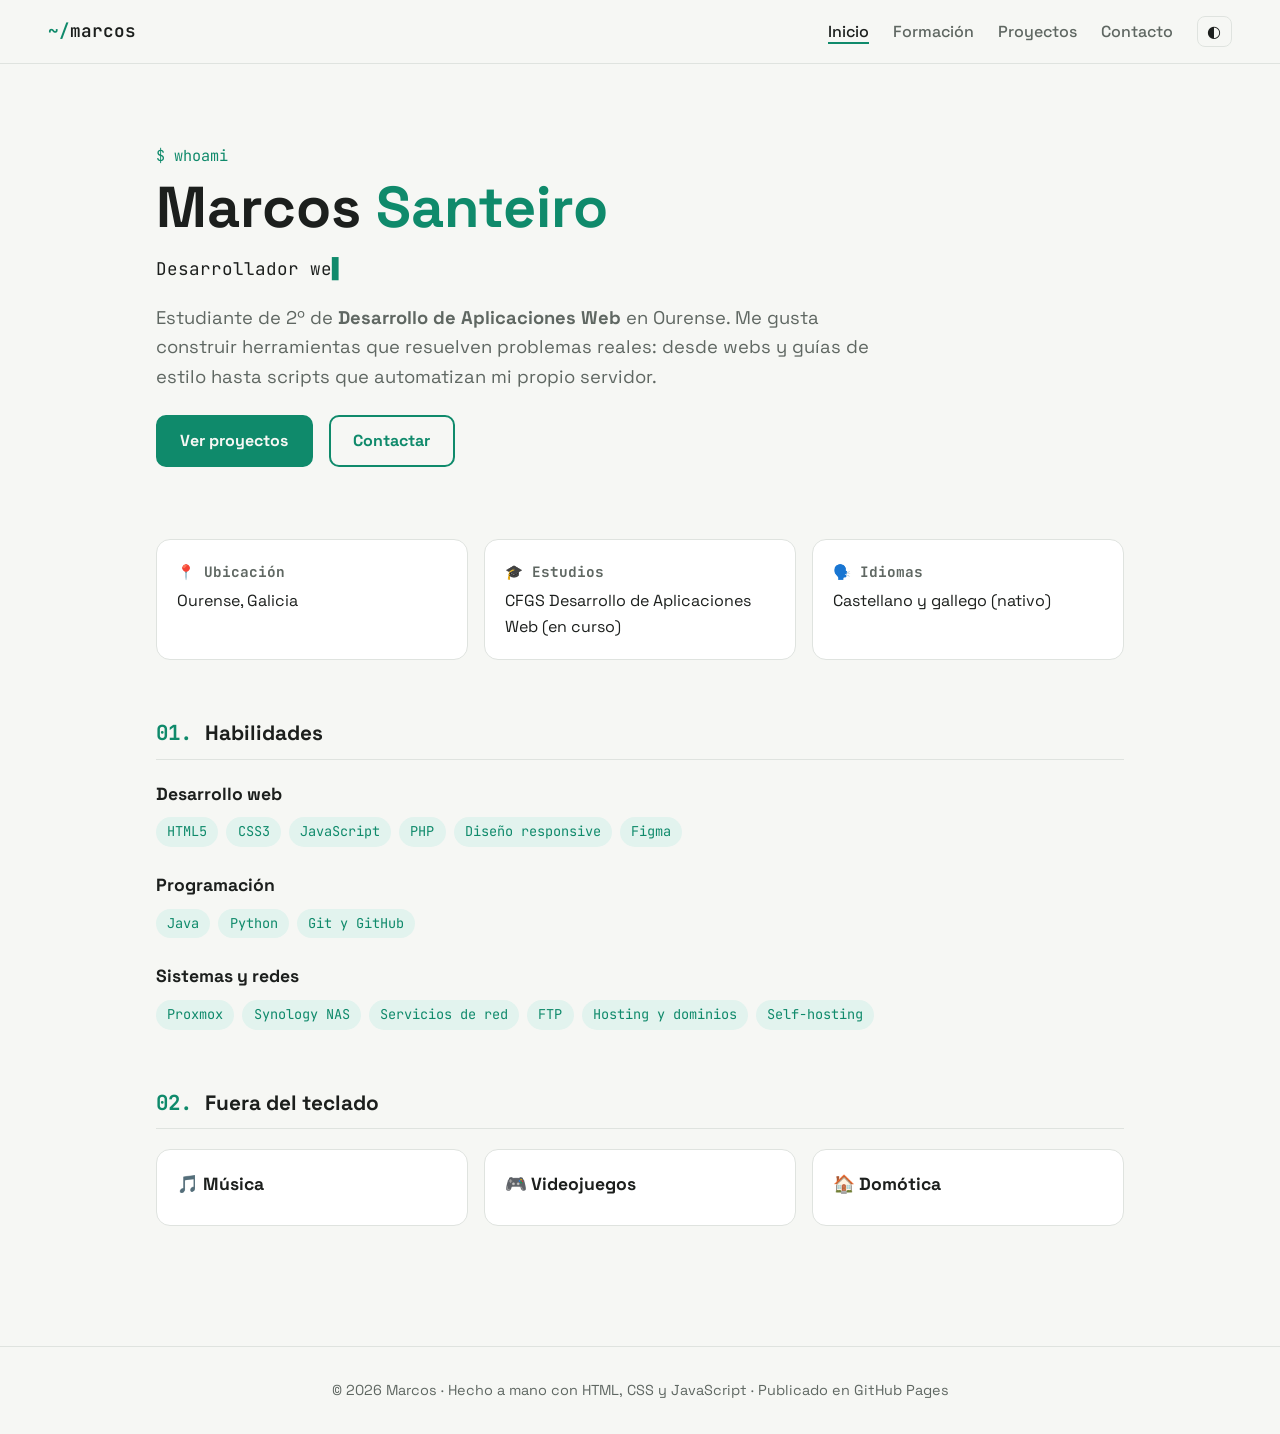
<file: index.html>
<!DOCTYPE html>
<html lang="es">
<head>
  <meta charset="UTF-8">
  <meta name="viewport" content="width=device-width, initial-scale=1.0">
  <meta name="description" content="Currículum de Marcos, estudiante de Desarrollo de Aplicaciones Web en Ourense.">
  <title>Marcos · Currículum</title>
  <link rel="preconnect" href="https://fonts.googleapis.com">
  <link rel="preconnect" href="https://fonts.gstatic.com" crossorigin>
  <link href="https://fonts.googleapis.com/css2?family=JetBrains+Mono:wght@400;600&family=Space+Grotesk:wght@400;500;700&display=swap" rel="stylesheet">
  <link rel="stylesheet" href="css/style.css">
</head>
<body>
  <header class="site-header">
    <a class="logo" href="index.html"><span class="prompt">~/</span>marcos</a>
    <button class="menu-toggle" aria-label="Abrir menú" aria-expanded="false">☰</button>
    <nav class="site-nav">
      <a href="index.html" class="active">Inicio</a>
      <a href="formacion.html">Formación</a>
      <a href="proyectos.html">Proyectos</a>
      <a href="contacto.html">Contacto</a>
      <button class="theme-toggle" aria-label="Cambiar tema">◐</button>
    </nav>
  </header>

  <main>
    <section class="hero">
      <p class="mono kicker">$ whoami</p>
      <h1>Marcos <span class="accent">Santeiro</span></h1>
      <p class="typed mono" data-words="Desarrollador web en formación|Estudiante de 2º de DAW|Homelaber con Proxmox y Synology"></p>
      <p class="lead">
        Estudiante de 2º de <strong>Desarrollo de Aplicaciones Web</strong> en Ourense.
        Me gusta construir herramientas que resuelven problemas reales: desde webs
        y guías de estilo hasta scripts que automatizan mi propio servidor.
      </p>
      <div class="hero-actions">
        <a class="btn" href="proyectos.html">Ver proyectos</a>
        <a class="btn btn-ghost" href="contacto.html">Contactar</a>
      </div>
    </section>

    <section class="card-grid three">
      <article class="card">
        <h2 class="mono">📍 Ubicación</h2>
        <p>Ourense, Galicia</p>
      </article>
      <article class="card">
        <h2 class="mono">🎓 Estudios</h2>
        <p>CFGS Desarrollo de Aplicaciones Web (en curso)</p>
      </article>
      <article class="card">
        <h2 class="mono">🗣️ Idiomas</h2>
        <p>Castellano y gallego (nativo)</p>
      </article>
    </section>

    <section>
      <h2 class="section-title"><span class="mono">01.</span> Habilidades</h2>
      <div class="skills">
        <div class="skill-group">
          <h3>Desarrollo web</h3>
          <ul class="tags">
            <li>HTML5</li><li>CSS3</li><li>JavaScript</li><li>PHP</li><li>Diseño responsive</li><li>Figma</li>
          </ul>
        </div>
        <div class="skill-group">
          <h3>Programación</h3>
          <ul class="tags">
            <li>Java</li><li>Python</li><li>Git y GitHub</li>
          </ul>
        </div>
        <div class="skill-group">
          <h3>Sistemas y redes</h3>
          <ul class="tags">
            <li>Proxmox</li><li>Synology NAS</li><li>Servicios de red</li><li>FTP</li><li>Hosting y dominios</li><li>Self-hosting</li>
          </ul>
        </div>
      </div>
    </section>

    <section>
      <h2 class="section-title"><span class="mono">02.</span> Fuera del teclado</h2>
      <div class="card-grid three">
        <article class="card"><h3>🎵 Música</h3></article>
        <article class="card"><h3>🎮 Videojuegos</h3></article>
        <article class="card"><h3>🏠 Domótica</h3></article>
      </div>
    </section>
  </main>

  <footer class="site-footer">
    <p>© <span class="year"></span> Marcos · Hecho a mano con HTML, CSS y JavaScript · Publicado en GitHub Pages</p>
  </footer>

  <script src="js/main.js"></script>
</body>
</html>
</file>
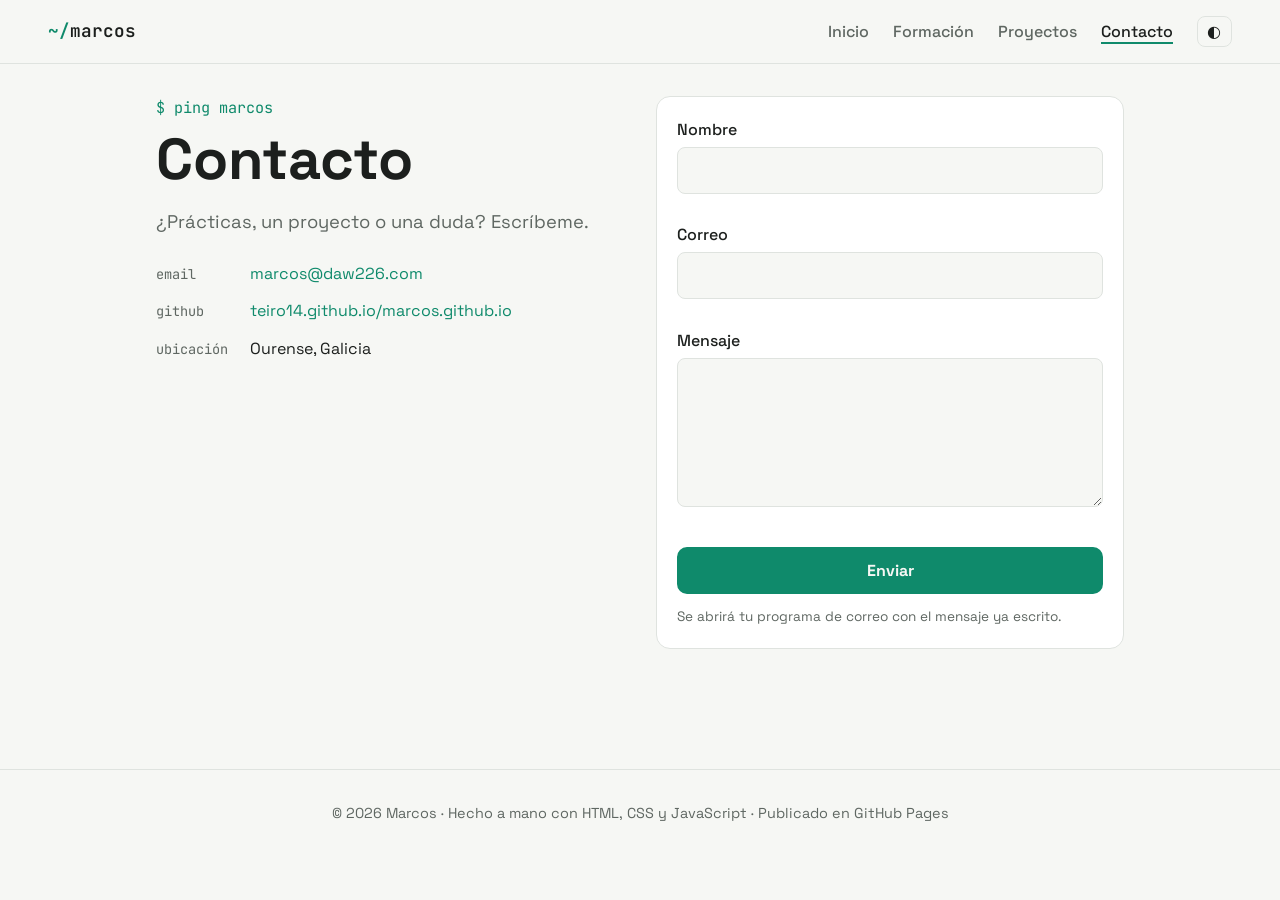
<file: contacto.html>
<!DOCTYPE html>
<html lang="es">
<head>
  <meta charset="UTF-8">
  <meta name="viewport" content="width=device-width, initial-scale=1.0">
  <title>Contacto · Marcos</title>
  <link rel="preconnect" href="https://fonts.googleapis.com">
  <link rel="preconnect" href="https://fonts.gstatic.com" crossorigin>
  <link href="https://fonts.googleapis.com/css2?family=JetBrains+Mono:wght@400;600&family=Space+Grotesk:wght@400;500;700&display=swap" rel="stylesheet">
  <link rel="stylesheet" href="css/style.css">
</head>
<body>
  <header class="site-header">
    <a class="logo" href="index.html"><span class="prompt">~/</span>marcos</a>
    <button class="menu-toggle" aria-label="Abrir menú" aria-expanded="false">☰</button>
    <nav class="site-nav">
      <a href="index.html">Inicio</a>
      <a href="formacion.html">Formación</a>
      <a href="proyectos.html">Proyectos</a>
      <a href="contacto.html" class="active">Contacto</a>
      <button class="theme-toggle" aria-label="Cambiar tema">◐</button>
    </nav>
  </header>

  <main>
    <section class="contact">
      <div>
        <p class="mono kicker">$ ping marcos</p>
        <h1>Contacto</h1>
        <p class="lead">¿Prácticas, un proyecto o una duda? Escríbeme.</p>
        <ul class="contact-links">
          <li><span class="mono">email</span> <a id="email-link" href="marcos@daw226.com">marcos@daw226.com</a></li>
          <li><span class="mono">github</span> <a href="https://teiro14.github.io/marcos.github.io/" target="_blank" rel="noopener">teiro14.github.io/marcos.github.io</a></li>
          <li><span class="mono">ubicación</span> Ourense, Galicia</li>
        </ul>
      </div>

      <form id="contact-form" class="card" novalidate>
        <label for="nombre">Nombre</label>
        <input id="nombre" name="nombre" type="text" required>
        <small class="error" data-for="nombre"></small>

        <label for="correo">Correo</label>
        <input id="correo" name="correo" type="email" required>
        <small class="error" data-for="correo"></small>

        <label for="mensaje">Mensaje</label>
        <textarea id="mensaje" name="mensaje" rows="5" required></textarea>
        <small class="error" data-for="mensaje"></small>

        <button type="submit" class="btn">Enviar</button>
        <p class="form-note muted">Se abrirá tu programa de correo con el mensaje ya escrito.</p>
      </form>
    </section>
  </main>

  <footer class="site-footer">
    <p>© <span class="year"></span> Marcos · Hecho a mano con HTML, CSS y JavaScript · Publicado en GitHub Pages</p>
  </footer>

  <script src="js/main.js"></script>
</body>
</html>
</file>
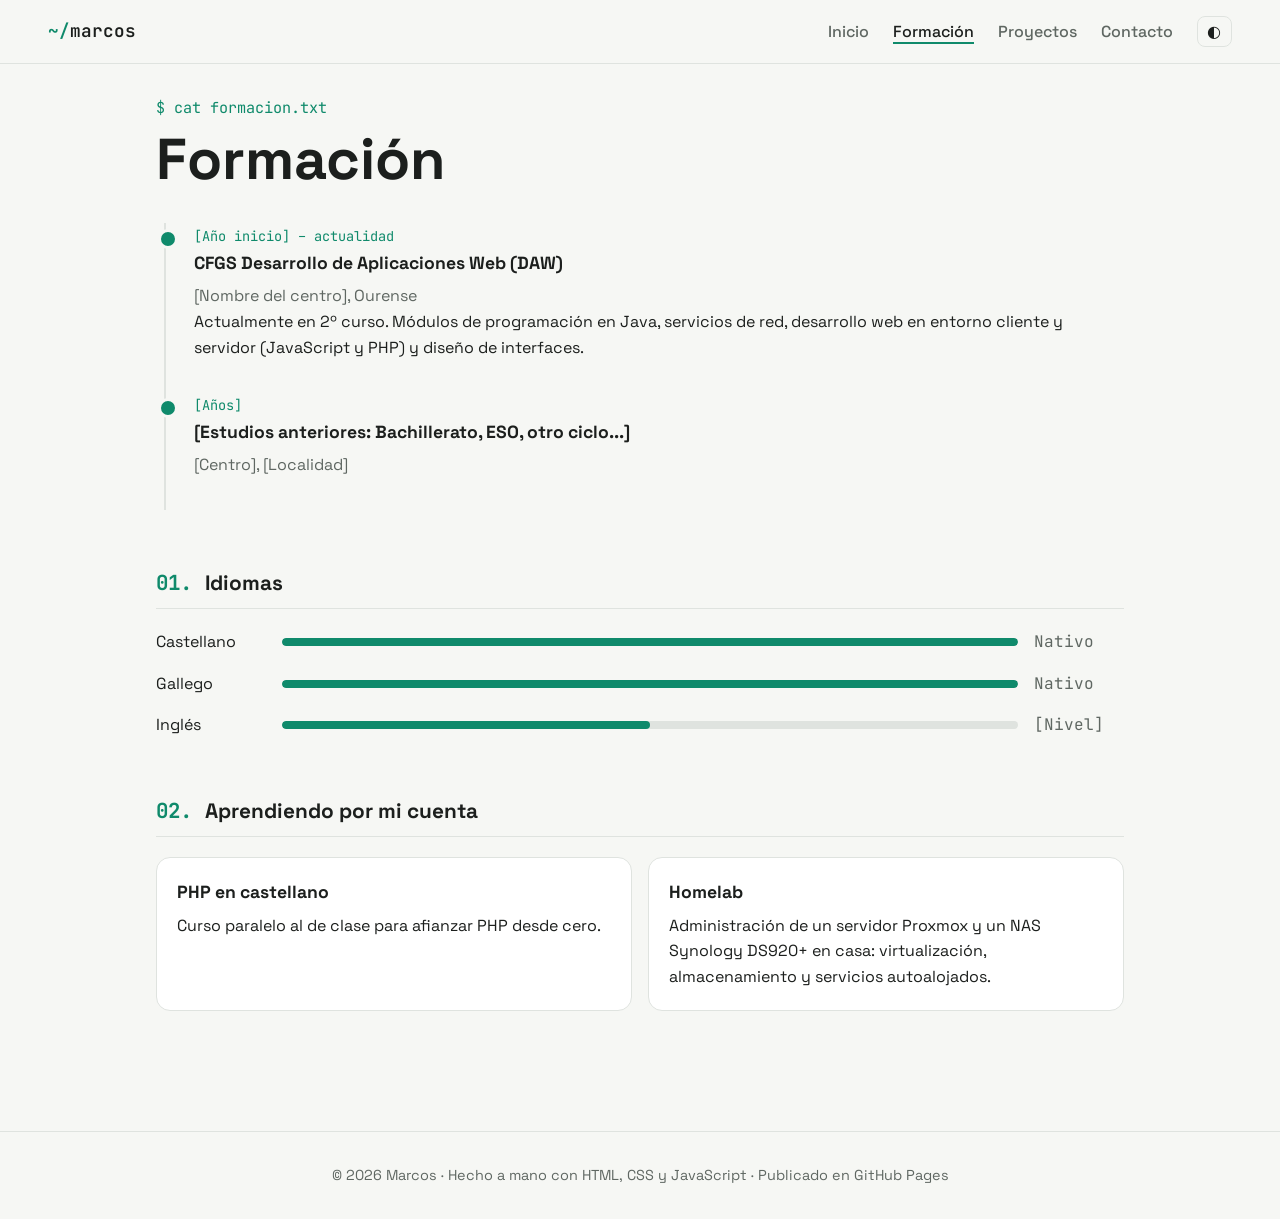
<file: formacion.html>
<!DOCTYPE html>
<html lang="es">
<head>
  <meta charset="UTF-8">
  <meta name="viewport" content="width=device-width, initial-scale=1.0">
  <title>Formación · Marcos</title>
  <link rel="preconnect" href="https://fonts.googleapis.com">
  <link rel="preconnect" href="https://fonts.gstatic.com" crossorigin>
  <link href="https://fonts.googleapis.com/css2?family=JetBrains+Mono:wght@400;600&family=Space+Grotesk:wght@400;500;700&display=swap" rel="stylesheet">
  <link rel="stylesheet" href="css/style.css">
</head>
<body>
  <header class="site-header">
    <a class="logo" href="index.html"><span class="prompt">~/</span>marcos</a>
    <button class="menu-toggle" aria-label="Abrir menú" aria-expanded="false">☰</button>
    <nav class="site-nav">
      <a href="index.html">Inicio</a>
      <a href="formacion.html" class="active">Formación</a>
      <a href="proyectos.html">Proyectos</a>
      <a href="contacto.html">Contacto</a>
      <button class="theme-toggle" aria-label="Cambiar tema">◐</button>
    </nav>
  </header>

  <main>
    <section>
      <p class="mono kicker">$ cat formacion.txt</p>
      <h1>Formación</h1>

      <ol class="timeline">
        <li class="timeline-item">
          <span class="timeline-date mono"><!-- EDITAR -->[Año inicio] – actualidad</span>
          <h3>CFGS Desarrollo de Aplicaciones Web (DAW)</h3>
          <p class="muted"><!-- EDITAR: nombre del centro -->[Nombre del centro], Ourense</p>
          <p>Actualmente en 2º curso. Módulos de programación en Java, servicios de red,
             desarrollo web en entorno cliente y servidor (JavaScript y PHP) y diseño de interfaces.</p>
        </li>
        <li class="timeline-item">
          <span class="timeline-date mono"><!-- EDITAR -->[Años]</span>
          <h3><!-- EDITAR -->[Estudios anteriores: Bachillerato, ESO, otro ciclo...]</h3>
          <p class="muted">[Centro], [Localidad]</p>
        </li>
      </ol>
    </section>

    <section>
      <h2 class="section-title"><span class="mono">01.</span> Idiomas</h2>
      <div class="lang-list">
        <div class="lang">
          <span>Castellano</span>
          <div class="bar"><div class="fill" data-level="100"></div></div>
          <span class="mono muted">Nativo</span>
        </div>
        <div class="lang">
          <span>Gallego</span>
          <div class="bar"><div class="fill" data-level="100"></div></div>
          <span class="mono muted">Nativo</span>
        </div>
        <div class="lang">
          <span>Inglés</span>
          <div class="bar"><div class="fill" data-level="50"></div></div>
          <span class="mono muted"><!-- EDITAR -->[Nivel]</span>
        </div>
      </div>
    </section>

    <section>
      <h2 class="section-title"><span class="mono">02.</span> Aprendiendo por mi cuenta</h2>
      <div class="card-grid two">
        <article class="card">
          <h3>PHP en castellano</h3>
          <p>Curso paralelo al de clase para afianzar PHP desde cero.</p>
        </article>
        <article class="card">
          <h3>Homelab</h3>
          <p>Administración de un servidor Proxmox y un NAS Synology DS920+ en casa:
             virtualización, almacenamiento y servicios autoalojados.</p>
        </article>
      </div>
    </section>
  </main>

  <footer class="site-footer">
    <p>© <span class="year"></span> Marcos · Hecho a mano con HTML, CSS y JavaScript · Publicado en GitHub Pages</p>
  </footer>

  <script src="js/main.js"></script>
</body>
</html>
</file>
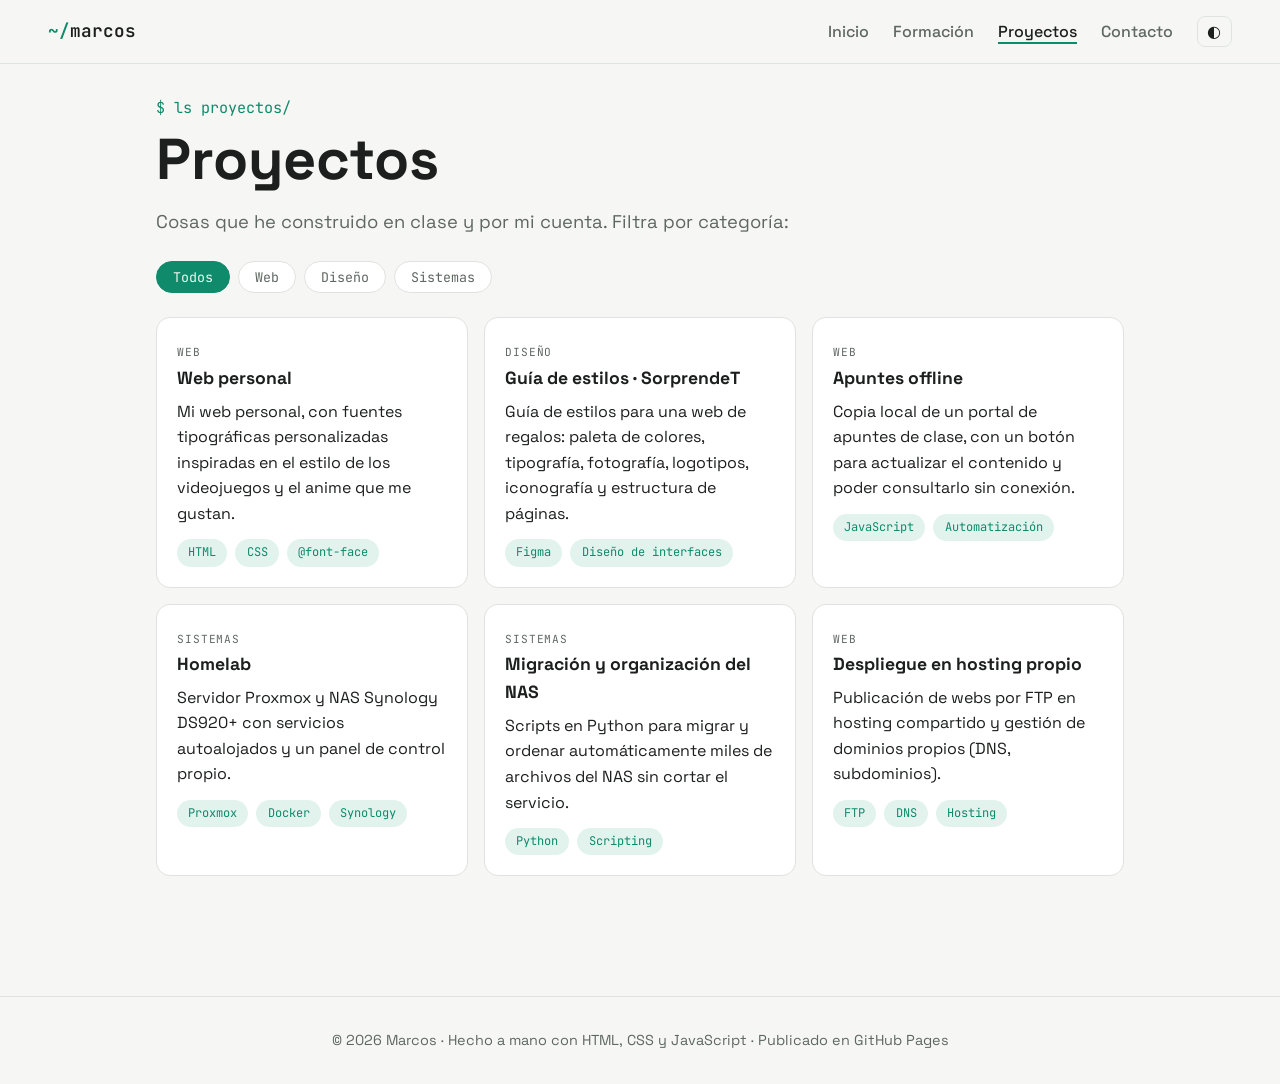
<file: proyectos.html>
<!DOCTYPE html>
<html lang="es">
<head>
  <meta charset="UTF-8">
  <meta name="viewport" content="width=device-width, initial-scale=1.0">
  <title>Proyectos · Marcos</title>
  <link rel="preconnect" href="https://fonts.googleapis.com">
  <link rel="preconnect" href="https://fonts.gstatic.com" crossorigin>
  <link href="https://fonts.googleapis.com/css2?family=JetBrains+Mono:wght@400;600&family=Space+Grotesk:wght@400;500;700&display=swap" rel="stylesheet">
  <link rel="stylesheet" href="css/style.css">
</head>
<body>
  <header class="site-header">
    <a class="logo" href="index.html"><span class="prompt">~/</span>marcos</a>
    <button class="menu-toggle" aria-label="Abrir menú" aria-expanded="false">☰</button>
    <nav class="site-nav">
      <a href="index.html">Inicio</a>
      <a href="formacion.html">Formación</a>
      <a href="proyectos.html" class="active">Proyectos</a>
      <a href="contacto.html">Contacto</a>
      <button class="theme-toggle" aria-label="Cambiar tema">◐</button>
    </nav>
  </header>

  <main>
    <section>
      <p class="mono kicker">$ ls proyectos/</p>
      <h1>Proyectos</h1>
      <p class="lead">Cosas que he construido en clase y por mi cuenta. Filtra por categoría:</p>

      <div class="filters" role="group" aria-label="Filtrar proyectos">
        <button class="filter active" data-filter="todos">Todos</button>
        <button class="filter" data-filter="web">Web</button>
        <button class="filter" data-filter="diseno">Diseño</button>
        <button class="filter" data-filter="sistemas">Sistemas</button>
      </div>

      <div class="card-grid two projects">
        <article class="card project" data-cat="web">
          <span class="badge">Web</span>
          <h3>Web personal</h3>
          <p>Mi web personal, con fuentes tipográficas personalizadas inspiradas en el estilo de los videojuegos y el anime que me gustan.</p>
          <ul class="tags small"><li>HTML</li><li>CSS</li><li>@font-face</li></ul>
        </article>

        <article class="card project" data-cat="diseno">
          <span class="badge">Diseño</span>
          <h3>Guía de estilos · SorprendeT</h3>
          <p>Guía de estilos para una web de regalos: paleta de colores, tipografía, fotografía, logotipos, iconografía y estructura de páginas.</p>
          <ul class="tags small"><li>Figma</li><li>Diseño de interfaces</li></ul>
        </article>

        <article class="card project" data-cat="web">
          <span class="badge">Web</span>
          <h3>Apuntes offline</h3>
          <p>Copia local de un portal de apuntes de clase, con un botón para actualizar el contenido y poder consultarlo sin conexión.</p>
          <ul class="tags small"><li>JavaScript</li><li>Automatización</li></ul>
        </article>

        <article class="card project" data-cat="sistemas">
          <span class="badge">Sistemas</span>
          <h3>Homelab</h3>
          <p>Servidor Proxmox y NAS Synology DS920+ con servicios autoalojados y un panel de control propio.</p>
          <ul class="tags small"><li>Proxmox</li><li>Docker</li><li>Synology</li></ul>
        </article>

        <article class="card project" data-cat="sistemas">
          <span class="badge">Sistemas</span>
          <h3>Migración y organización del NAS</h3>
          <p>Scripts en Python para migrar y ordenar automáticamente miles de archivos del NAS sin cortar el servicio.</p>
          <ul class="tags small"><li>Python</li><li>Scripting</li></ul>
        </article>

        <article class="card project" data-cat="web">
          <span class="badge">Web</span>
          <h3>Despliegue en hosting propio</h3>
          <p>Publicación de webs por FTP en hosting compartido y gestión de dominios propios (DNS, subdominios).</p>
          <ul class="tags small"><li>FTP</li><li>DNS</li><li>Hosting</li></ul>
        </article>
      </div>
    </section>
  </main>

  <footer class="site-footer">
    <p>© <span class="year"></span> Marcos · Hecho a mano con HTML, CSS y JavaScript · Publicado en GitHub Pages</p>
  </footer>

  <script src="js/main.js"></script>
</body>
</html>
</file>
<file: css/style.css>
/* ===== Variables de tema ===== */
:root {
  --bg: #f6f7f4;
  --surface: #ffffff;
  --text: #1c1f1d;
  --muted: #5f6762;
  --border: #dfe3df;
  --accent: #0f8a6b;
  --accent-soft: #e2f3ee;
  --radius: 14px;
  --font: "Space Grotesk", system-ui, sans-serif;
  --mono: "JetBrains Mono", ui-monospace, monospace;
}

[data-theme="dark"] {
  --bg: #0f1312;
  --surface: #171d1b;
  --text: #e8ece9;
  --muted: #9aa49f;
  --border: #26302c;
  --accent: #3ddc97;
  --accent-soft: #163128;
}

/* ===== Base ===== */
* { box-sizing: border-box; margin: 0; padding: 0; }

body {
  font-family: var(--font);
  background: var(--bg);
  color: var(--text);
  line-height: 1.6;
  transition: background .3s, color .3s;
}

a { color: var(--accent); text-decoration: none; }
a:hover { text-decoration: underline; }

.mono { font-family: var(--mono); }
.muted { color: var(--muted); }
.accent { color: var(--accent); }

main {
  max-width: 1000px;
  margin: 0 auto;
  padding: 2rem 1rem 4rem;
}

section { margin-bottom: 3.5rem; }

h1 { font-size: clamp(2.2rem, 6vw, 3.6rem); line-height: 1.1; margin-bottom: 1rem; }
h2 { font-size: 1.3rem; }
h3 { font-size: 1.1rem; margin-bottom: .4rem; }

.kicker { color: var(--accent); margin-bottom: .5rem; font-size: .95rem; }
.lead { font-size: 1.15rem; max-width: 60ch; color: var(--muted); margin-bottom: 1.5rem; }

.section-title {
  margin-bottom: 1.25rem;
  padding-bottom: .5rem;
  border-bottom: 1px solid var(--border);
}
.section-title .mono { color: var(--accent); margin-right: .5rem; }

/* ===== Cabecera ===== */
.site-header {
  position: sticky;
  top: 0;
  z-index: 10;
  display: flex;
  align-items: center;
  justify-content: space-between;
  padding: 1rem clamp(1rem, 4vw, 3rem);
  background: color-mix(in srgb, var(--bg) 85%, transparent);
  backdrop-filter: blur(8px);
  border-bottom: 1px solid var(--border);
}

.logo { font-family: var(--mono); font-weight: 600; color: var(--text); font-size: 1.1rem; }
.logo .prompt { color: var(--accent); }
.logo:hover { text-decoration: none; }

.site-nav { display: flex; align-items: center; gap: 1.5rem; }
.site-nav a { color: var(--muted); font-weight: 500; }
.site-nav a:hover, .site-nav a.active { color: var(--text); text-decoration: none; }
.site-nav a.active { box-shadow: inset 0 -2px 0 var(--accent); }

.theme-toggle, .menu-toggle {
  background: none;
  border: 1px solid var(--border);
  color: var(--text);
  border-radius: 8px;
  padding: .3rem .6rem;
  cursor: pointer;
  font-size: 1rem;
}
.menu-toggle { display: none; }

/* ===== Hero ===== */
.hero { padding: 3rem 0 1rem; }
.typed {
  font-size: 1.1rem;
  min-height: 1.8em;
  margin-bottom: 1rem;
}
.typed::after {
  content: "▋";
  color: var(--accent);
  animation: blink 1s steps(1) infinite;
}
@keyframes blink { 50% { opacity: 0; } }

.hero-actions { display: flex; gap: 1rem; flex-wrap: wrap; }

/* ===== Botones ===== */
.btn {
  display: inline-block;
  background: var(--accent);
  color: var(--bg);
  font-family: var(--font);
  font-weight: 700;
  font-size: 1rem;
  padding: .7rem 1.4rem;
  border: 2px solid var(--accent);
  border-radius: 10px;
  cursor: pointer;
  transition: transform .15s;
}
.btn:hover { text-decoration: none; transform: translateY(-2px); }
.btn-ghost { background: transparent; color: var(--accent); }

/* ===== Tarjetas ===== */
.card-grid { display: grid; gap: 1rem; }
.card-grid.two { grid-template-columns: repeat(auto-fit, minmax(280px, 1fr)); }
.card-grid.three { grid-template-columns: repeat(auto-fit, minmax(200px, 1fr)); }

.card {
  background: var(--surface);
  border: 1px solid var(--border);
  border-radius: var(--radius);
  padding: 1.25rem;
  transition: border-color .2s, transform .2s;
}
.card:hover { border-color: var(--accent); }
.card h2 { font-size: .9rem; color: var(--muted); margin-bottom: .3rem; }

/* ===== Etiquetas ===== */
.tags { list-style: none; display: flex; flex-wrap: wrap; gap: .5rem; }
.tags li {
  font-family: var(--mono);
  font-size: .85rem;
  padding: .25rem .7rem;
  border-radius: 999px;
  background: var(--accent-soft);
  color: var(--accent);
}
.tags.small { margin-top: .8rem; }
.tags.small li { font-size: .75rem; }

.skills { display: grid; gap: 1.5rem; }
.skill-group h3 { margin-bottom: .6rem; }

/* ===== Línea de tiempo ===== */
.timeline { list-style: none; border-left: 2px solid var(--border); margin: 2rem 0 0 .5rem; }
.timeline-item { position: relative; padding: 0 0 2rem 1.75rem; }
.timeline-item::before {
  content: "";
  position: absolute;
  left: -8px;
  top: .35rem;
  width: 14px;
  height: 14px;
  border-radius: 50%;
  background: var(--accent);
  border: 3px solid var(--bg);
}
.timeline-date { font-size: .85rem; color: var(--accent); }

/* ===== Idiomas ===== */
.lang-list { display: grid; gap: 1rem; }
.lang { display: grid; grid-template-columns: 110px 1fr 90px; align-items: center; gap: 1rem; }
.bar { height: 8px; background: var(--border); border-radius: 999px; overflow: hidden; }
.fill { height: 100%; width: 0; background: var(--accent); border-radius: 999px; transition: width 1.2s ease; }

/* ===== Proyectos ===== */
.filters { display: flex; flex-wrap: wrap; gap: .5rem; margin-bottom: 1.5rem; }
.filter {
  font-family: var(--mono);
  background: var(--surface);
  color: var(--muted);
  border: 1px solid var(--border);
  border-radius: 999px;
  padding: .4rem 1rem;
  cursor: pointer;
}
.filter.active { background: var(--accent); color: var(--bg); border-color: var(--accent); }

.project { position: relative; }
.project.hidden { display: none; }
.badge {
  font-family: var(--mono);
  font-size: .7rem;
  text-transform: uppercase;
  letter-spacing: .08em;
  color: var(--muted);
}

/* ===== Contacto ===== */
.contact { display: grid; grid-template-columns: 1fr 1fr; gap: 2rem; align-items: start; }
.contact-links { list-style: none; display: grid; gap: .75rem; }
.contact-links .mono { display: inline-block; min-width: 90px; color: var(--muted); font-size: .85rem; }

form label { display: block; font-weight: 500; margin: .75rem 0 .3rem; }
form label:first-child { margin-top: 0; }
form input, form textarea {
  width: 100%;
  font: inherit;
  color: var(--text);
  background: var(--bg);
  border: 1px solid var(--border);
  border-radius: 8px;
  padding: .6rem .8rem;
}
form input:focus, form textarea:focus { outline: 2px solid var(--accent); border-color: transparent; }
form .btn { margin-top: 1rem; width: 100%; }
.error { color: #d6455d; font-size: .85rem; min-height: 1.2em; display: block; }
.form-note { font-size: .85rem; margin-top: .75rem; }

/* ===== 404 ===== */
.not-found { min-height: 80vh; display: flex; flex-direction: column; justify-content: center; gap: 1rem; }
.not-found h1 { font-size: clamp(1.2rem, 4vw, 2rem); }

/* ===== Pie ===== */
.site-footer {
  text-align: center;
  padding: 2rem 1rem;
  color: var(--muted);
  font-size: .9rem;
  border-top: 1px solid var(--border);
}

/* ===== Animación de aparición ===== */
.reveal { opacity: 0; transform: translateY(16px); transition: opacity .6s, transform .6s; }
.reveal.visible { opacity: 1; transform: none; }

/* ===== Móvil ===== */
@media (max-width: 720px) {
  .menu-toggle { display: block; }
  .site-nav {
    position: absolute;
    top: 100%;
    left: 0;
    right: 0;
    flex-direction: column;
    align-items: flex-start;
    gap: 1rem;
    padding: 1rem;
    background: var(--surface);
    border-bottom: 1px solid var(--border);
    display: none;
  }
  .site-nav.open { display: flex; }
  .contact { grid-template-columns: 1fr; }
  .lang { grid-template-columns: 90px 1fr 70px; }
}
</file>
